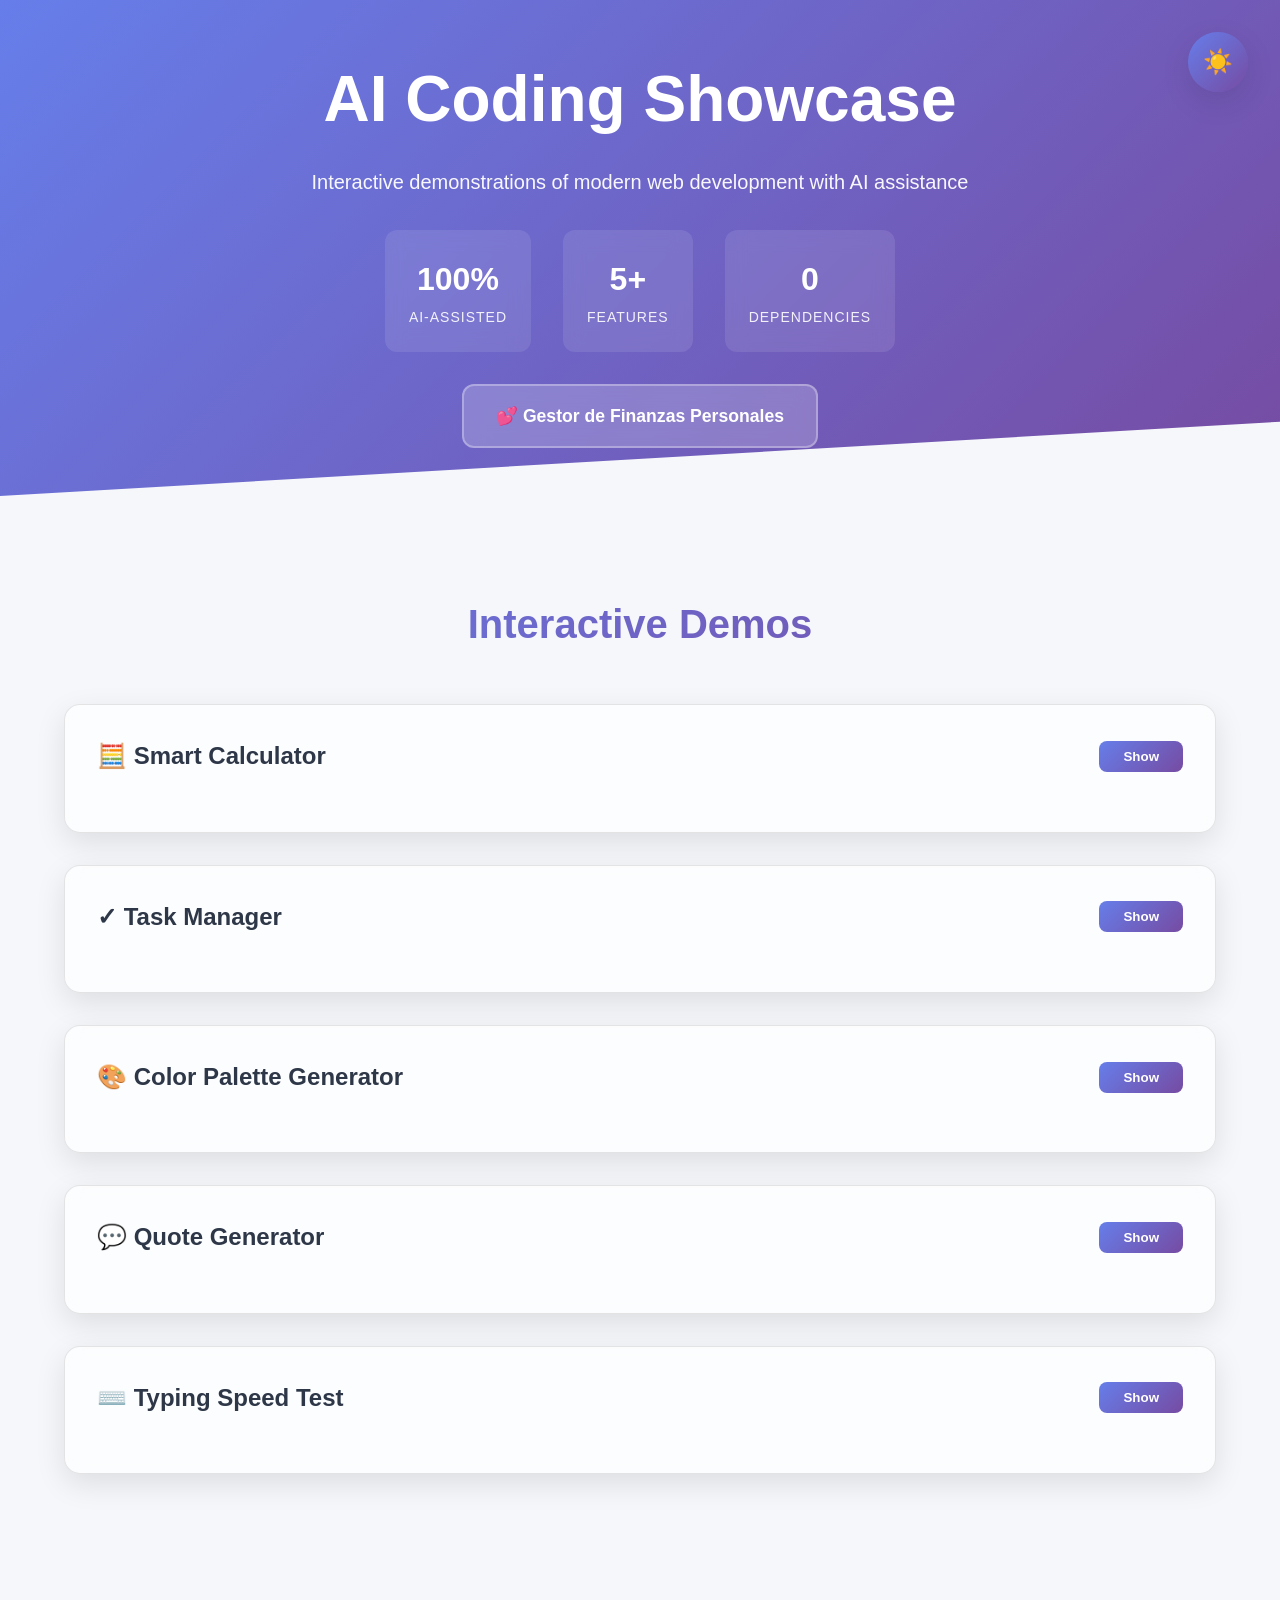
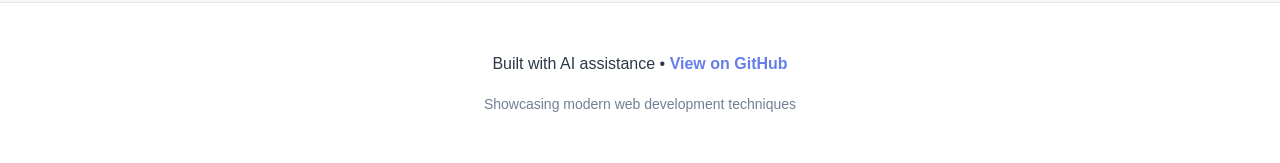
<file: index.html>
<!DOCTYPE html>
<html lang="en">
<head>
    <meta charset="UTF-8">
    <meta name="viewport" content="width=device-width, initial-scale=1.0">
    <meta name="description" content="AI Coding Showcase - Interactive demonstrations of AI-assisted development">
    <title>AI Coding Showcase</title>
    <link rel="stylesheet" href="styles.css">
</head>
<body>
    <!-- Theme Toggle -->
    <button id="theme-toggle" class="theme-toggle" aria-label="Toggle dark mode">
        <span class="sun-icon">☀️</span>
        <span class="moon-icon">🌙</span>
    </button>

    <!-- Hero Section -->
    <section class="hero">
        <div class="container">
            <h1 class="hero-title">AI Coding Showcase</h1>
            <p class="hero-subtitle">Interactive demonstrations of modern web development with AI assistance</p>
            <div class="hero-stats">
                <div class="stat">
                    <span class="stat-value">100%</span>
                    <span class="stat-label">AI-Assisted</span>
                </div>
                <div class="stat">
                    <span class="stat-value">5+</span>
                    <span class="stat-label">Features</span>
                </div>
                <div class="stat">
                    <span class="stat-value">0</span>
                    <span class="stat-label">Dependencies</span>
                </div>
            </div>
            <div style="margin-top: 2rem;">
                <a href="finance.html" class="hero-cta-button" style="display: inline-block; padding: 1rem 2rem; background: rgba(255, 255, 255, 0.2); color: white; text-decoration: none; border-radius: 12px; font-weight: 600; font-size: 1.1rem; backdrop-filter: blur(10px); border: 2px solid rgba(255, 255, 255, 0.3); transition: all 0.3s ease;">
                    💕 Gestor de Finanzas Personales
                </a>
            </div>
        </div>
    </section>

    <!-- Features Section -->
    <section class="features">
        <div class="container">
            <h2 class="section-title">Interactive Demos</h2>

            <!-- Calculator -->
            <div class="feature-card">
                <div class="feature-header">
                    <h3>🧮 Smart Calculator</h3>
                    <button class="feature-toggle" data-target="calculator">Show</button>
                </div>
                <div id="calculator" class="feature-content">
                    <div class="calculator">
                        <div class="calculator-display" id="calc-display">0</div>
                        <div class="calculator-buttons">
                            <button class="calc-btn calc-btn-clear" data-action="clear">C</button>
                            <button class="calc-btn calc-btn-operator" data-action="delete">←</button>
                            <button class="calc-btn calc-btn-operator" data-value="%">%</button>
                            <button class="calc-btn calc-btn-operator" data-value="/">÷</button>

                            <button class="calc-btn" data-value="7">7</button>
                            <button class="calc-btn" data-value="8">8</button>
                            <button class="calc-btn" data-value="9">9</button>
                            <button class="calc-btn calc-btn-operator" data-value="*">×</button>

                            <button class="calc-btn" data-value="4">4</button>
                            <button class="calc-btn" data-value="5">5</button>
                            <button class="calc-btn" data-value="6">6</button>
                            <button class="calc-btn calc-btn-operator" data-value="-">−</button>

                            <button class="calc-btn" data-value="1">1</button>
                            <button class="calc-btn" data-value="2">2</button>
                            <button class="calc-btn" data-value="3">3</button>
                            <button class="calc-btn calc-btn-operator" data-value="+">+</button>

                            <button class="calc-btn calc-btn-zero" data-value="0">0</button>
                            <button class="calc-btn" data-value=".">.</button>
                            <button class="calc-btn calc-btn-equals" data-action="equals">=</button>
                        </div>
                    </div>
                </div>
            </div>

            <!-- Todo List -->
            <div class="feature-card">
                <div class="feature-header">
                    <h3>✓ Task Manager</h3>
                    <button class="feature-toggle" data-target="todo">Show</button>
                </div>
                <div id="todo" class="feature-content">
                    <div class="todo-app">
                        <div class="todo-input-container">
                            <input type="text" id="todo-input" placeholder="Add a new task..." class="todo-input">
                            <button id="add-todo" class="btn-primary">Add</button>
                        </div>
                        <div class="todo-filters">
                            <button class="filter-btn active" data-filter="all">All</button>
                            <button class="filter-btn" data-filter="active">Active</button>
                            <button class="filter-btn" data-filter="completed">Completed</button>
                        </div>
                        <ul id="todo-list" class="todo-list"></ul>
                        <div class="todo-stats">
                            <span id="todo-count">0 tasks</span>
                            <button id="clear-completed" class="btn-text">Clear completed</button>
                        </div>
                    </div>
                </div>
            </div>

            <!-- Color Palette Generator -->
            <div class="feature-card">
                <div class="feature-header">
                    <h3>🎨 Color Palette Generator</h3>
                    <button class="feature-toggle" data-target="colors">Show</button>
                </div>
                <div id="colors" class="feature-content">
                    <div class="color-generator">
                        <button id="generate-palette" class="btn-primary">Generate New Palette</button>
                        <div id="color-palette" class="color-palette"></div>
                    </div>
                </div>
            </div>

            <!-- API Demo - Random Quote Generator -->
            <div class="feature-card">
                <div class="feature-header">
                    <h3>💬 Quote Generator</h3>
                    <button class="feature-toggle" data-target="quotes">Show</button>
                </div>
                <div id="quotes" class="feature-content">
                    <div class="quote-generator">
                        <div class="quote-display">
                            <blockquote id="quote-text">Click the button to generate an inspiring quote!</blockquote>
                            <cite id="quote-author"></cite>
                        </div>
                        <button id="generate-quote" class="btn-primary">New Quote</button>
                    </div>
                </div>
            </div>

            <!-- Typing Speed Test -->
            <div class="feature-card">
                <div class="feature-header">
                    <h3>⌨️ Typing Speed Test</h3>
                    <button class="feature-toggle" data-target="typing">Show</button>
                </div>
                <div id="typing" class="feature-content">
                    <div class="typing-test">
                        <div class="typing-stats">
                            <div class="stat-item">
                                <span class="stat-label">WPM</span>
                                <span class="stat-value" id="wpm">0</span>
                            </div>
                            <div class="stat-item">
                                <span class="stat-label">Accuracy</span>
                                <span class="stat-value" id="accuracy">100%</span>
                            </div>
                            <div class="stat-item">
                                <span class="stat-label">Time</span>
                                <span class="stat-value" id="timer">60s</span>
                            </div>
                        </div>
                        <div id="typing-text" class="typing-text"></div>
                        <textarea id="typing-input" class="typing-input" placeholder="Click here and start typing..." disabled></textarea>
                        <button id="start-typing" class="btn-primary">Start Test</button>
                    </div>
                </div>
            </div>
        </div>
    </section>

    <!-- Footer -->
    <footer class="footer">
        <div class="container">
            <p>Built with AI assistance • <a href="https://github.com/svaldess/ai-coding-showcase" target="_blank">View on GitHub</a></p>
            <p class="footer-note">Showcasing modern web development techniques</p>
        </div>
    </footer>

    <script src="script.js"></script>
</body>
</html>
</file>
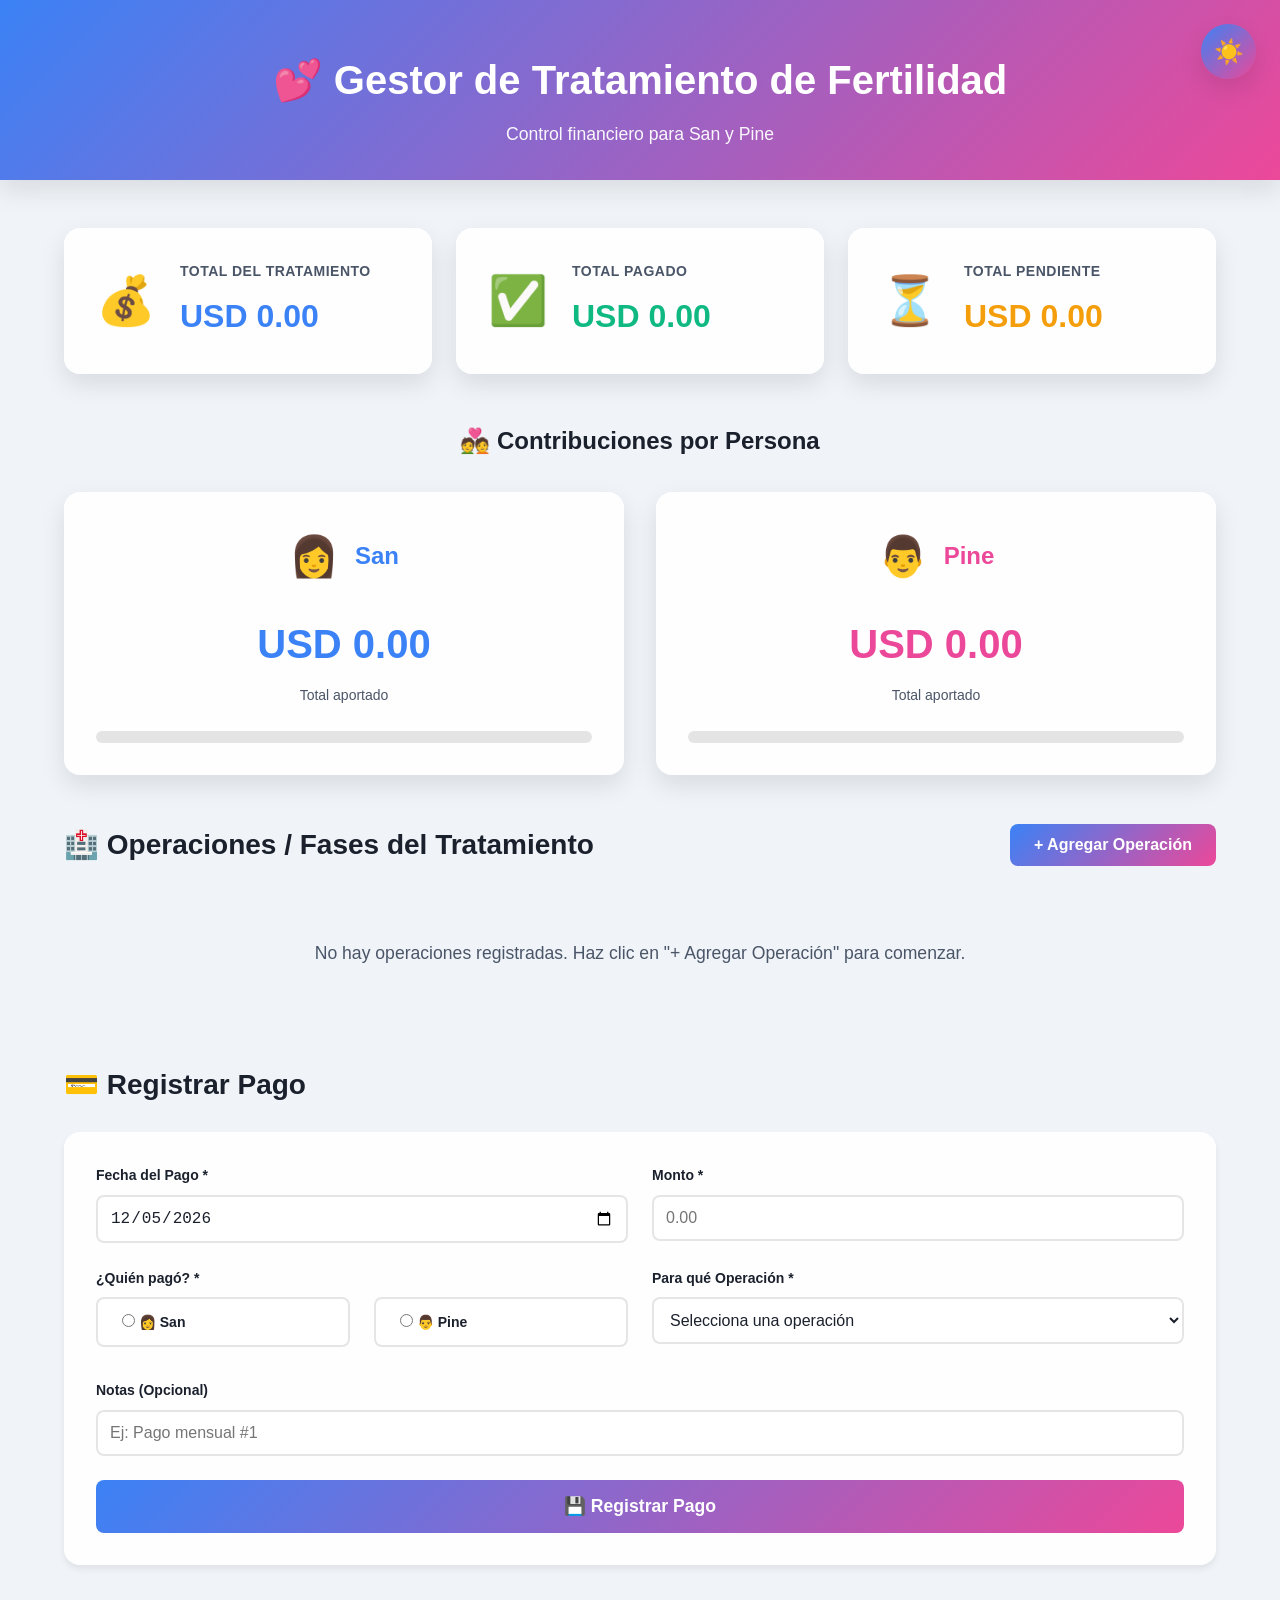
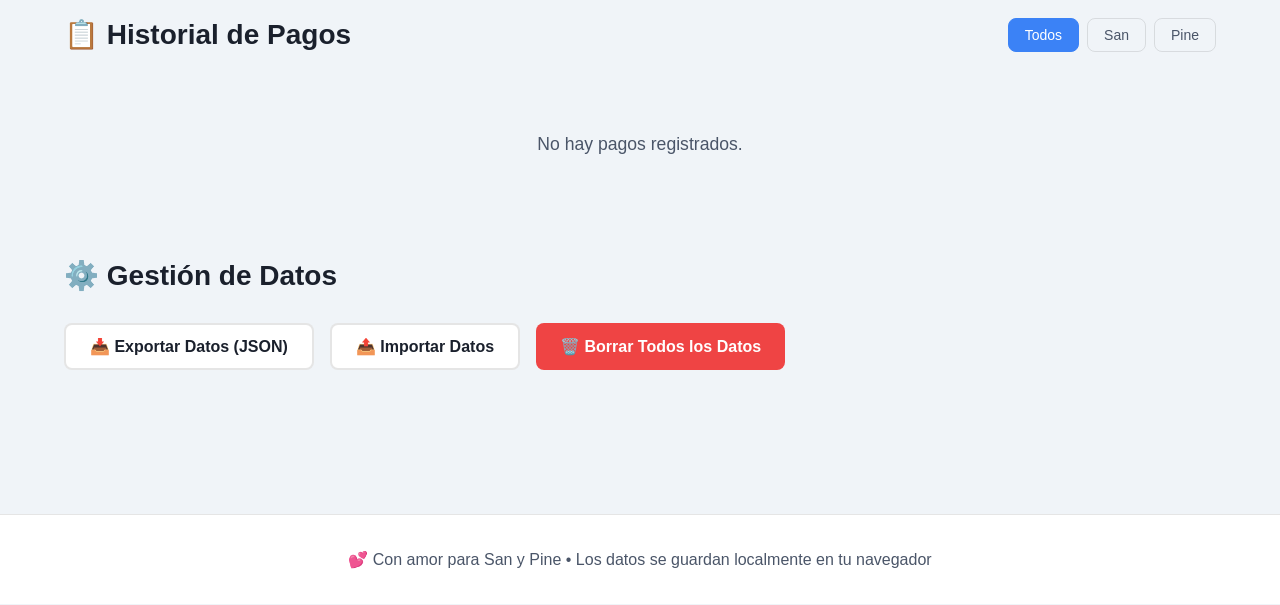
<file: finance.html>
<!DOCTYPE html>
<html lang="es">
<head>
    <meta charset="UTF-8">
    <meta name="viewport" content="width=device-width, initial-scale=1.0">
    <title>Gestor de Tratamiento de Fertilidad - Finanzas</title>
    <link rel="stylesheet" href="finance-styles.css">
</head>
<body>
    <!-- Theme Toggle -->
    <button id="theme-toggle" class="theme-toggle" aria-label="Cambiar tema">
        <span class="sun-icon">☀️</span>
        <span class="moon-icon">🌙</span>
    </button>

    <!-- Header -->
    <header class="header">
        <div class="container">
            <h1>💕 Gestor de Tratamiento de Fertilidad</h1>
            <p class="subtitle">Control financiero para San y Pine</p>
        </div>
    </header>

    <!-- Main Container -->
    <div class="container main-content">

        <!-- Summary Cards -->
        <section class="summary-section">
            <div class="summary-card total-card">
                <div class="card-icon">💰</div>
                <div class="card-content">
                    <h3>Total del Tratamiento</h3>
                    <p class="amount" id="total-treatment">$0</p>
                </div>
            </div>

            <div class="summary-card paid-card">
                <div class="card-icon">✅</div>
                <div class="card-content">
                    <h3>Total Pagado</h3>
                    <p class="amount" id="total-paid">$0</p>
                </div>
            </div>

            <div class="summary-card pending-card">
                <div class="card-icon">⏳</div>
                <div class="card-content">
                    <h3>Total Pendiente</h3>
                    <p class="amount" id="total-pending">$0</p>
                </div>
            </div>
        </section>

        <!-- Person Contributions -->
        <section class="contributions-section">
            <h2>💑 Contribuciones por Persona</h2>
            <div class="contributions-grid">
                <div class="contribution-card san-card">
                    <div class="person-header">
                        <span class="person-icon">👩</span>
                        <h3>San</h3>
                    </div>
                    <p class="contribution-amount" id="san-contribution">$0</p>
                    <p class="contribution-label">Total aportado</p>
                    <div class="progress-bar">
                        <div class="progress-fill san-progress" id="san-progress"></div>
                    </div>
                </div>

                <div class="contribution-card pine-card">
                    <div class="person-header">
                        <span class="person-icon">👨</span>
                        <h3>Pine</h3>
                    </div>
                    <p class="contribution-amount" id="pine-contribution">$0</p>
                    <p class="contribution-label">Total aportado</p>
                    <div class="progress-bar">
                        <div class="progress-fill pine-progress" id="pine-progress"></div>
                    </div>
                </div>
            </div>
        </section>

        <!-- Operations Management -->
        <section class="operations-section">
            <div class="section-header">
                <h2>🏥 Operaciones / Fases del Tratamiento</h2>
                <button id="add-operation-btn" class="btn-primary">+ Agregar Operación</button>
            </div>

            <!-- Add Operation Form (Hidden by default) -->
            <div id="operation-form" class="form-card hidden">
                <h3>Nueva Operación</h3>
                <form id="new-operation-form">
                    <div class="form-group">
                        <label>Nombre de la Operación *</label>
                        <input type="text" id="op-name" placeholder="Ej: Extracción de Óvulos 1" required>
                    </div>

                    <div class="form-row">
                        <div class="form-group">
                            <label>Costo de Medicamentos</label>
                            <input type="number" id="op-meds" placeholder="0" min="0" step="0.01">
                        </div>

                        <div class="form-group">
                            <label>Costo de Operación</label>
                            <input type="number" id="op-procedure" placeholder="0" min="0" step="0.01">
                        </div>
                    </div>

                    <div class="form-group">
                        <label>Costo Total</label>
                        <input type="number" id="op-total" placeholder="Calculado automáticamente" readonly>
                    </div>

                    <div class="form-actions">
                        <button type="submit" class="btn-primary">Guardar Operación</button>
                        <button type="button" id="cancel-operation" class="btn-secondary">Cancelar</button>
                    </div>
                </form>
            </div>

            <!-- Operations List -->
            <div id="operations-list" class="operations-list"></div>
        </section>

        <!-- Payments Management -->
        <section class="payments-section">
            <div class="section-header">
                <h2>💳 Registrar Pago</h2>
            </div>

            <div class="form-card">
                <form id="payment-form">
                    <div class="form-row">
                        <div class="form-group">
                            <label>Fecha del Pago *</label>
                            <input type="date" id="payment-date" required>
                        </div>

                        <div class="form-group">
                            <label>Monto *</label>
                            <input type="number" id="payment-amount" placeholder="0.00" min="0" step="0.01" required>
                        </div>
                    </div>

                    <div class="form-row">
                        <div class="form-group">
                            <label>¿Quién pagó? *</label>
                            <div class="radio-group">
                                <label class="radio-label">
                                    <input type="radio" name="payer" value="San" required>
                                    <span>👩 San</span>
                                </label>
                                <label class="radio-label">
                                    <input type="radio" name="payer" value="Pine" required>
                                    <span>👨 Pine</span>
                                </label>
                            </div>
                        </div>

                        <div class="form-group">
                            <label>Para qué Operación *</label>
                            <select id="payment-operation" required>
                                <option value="">Selecciona una operación</option>
                            </select>
                        </div>
                    </div>

                    <div class="form-group">
                        <label>Notas (Opcional)</label>
                        <input type="text" id="payment-notes" placeholder="Ej: Pago mensual #1">
                    </div>

                    <button type="submit" class="btn-primary btn-large">💾 Registrar Pago</button>
                </form>
            </div>
        </section>

        <!-- Payment History -->
        <section class="history-section">
            <div class="section-header">
                <h2>📋 Historial de Pagos</h2>
                <div class="history-filters">
                    <button class="filter-btn active" data-filter="all">Todos</button>
                    <button class="filter-btn" data-filter="San">San</button>
                    <button class="filter-btn" data-filter="Pine">Pine</button>
                </div>
            </div>

            <div id="payments-list" class="payments-list"></div>
        </section>

        <!-- Data Management -->
        <section class="data-section">
            <div class="section-header">
                <h2>⚙️ Gestión de Datos</h2>
            </div>

            <div class="data-actions">
                <button id="export-data" class="btn-secondary">📥 Exportar Datos (JSON)</button>
                <button id="import-data" class="btn-secondary">📤 Importar Datos</button>
                <button id="clear-all-data" class="btn-danger">🗑️ Borrar Todos los Datos</button>
            </div>
            <input type="file" id="import-file" accept=".json" style="display: none;">
        </section>
    </div>

    <!-- Footer -->
    <footer class="footer">
        <p>💕 Con amor para San y Pine • Los datos se guardan localmente en tu navegador</p>
    </footer>

    <script src="finance-script.js"></script>
</body>
</html>
</file>
<file: styles.css>
/* ===== CSS Variables ===== */
:root {
    /* Light Mode Colors */
    --bg-primary: #f5f7fa;
    --bg-secondary: #ffffff;
    --bg-card: rgba(255, 255, 255, 0.7);
    --text-primary: #2d3748;
    --text-secondary: #718096;
    --accent-primary: #667eea;
    --accent-secondary: #764ba2;
    --accent-gradient: linear-gradient(135deg, #667eea 0%, #764ba2 100%);
    --border-color: rgba(0, 0, 0, 0.1);
    --shadow: 0 10px 30px rgba(0, 0, 0, 0.1);
    --shadow-lg: 0 20px 60px rgba(0, 0, 0, 0.15);

    /* Spacing */
    --spacing-xs: 0.5rem;
    --spacing-sm: 1rem;
    --spacing-md: 1.5rem;
    --spacing-lg: 2rem;
    --spacing-xl: 3rem;

    /* Border Radius */
    --radius-sm: 8px;
    --radius-md: 12px;
    --radius-lg: 16px;
    --radius-xl: 24px;
}

/* Dark Mode Colors */
[data-theme="dark"] {
    --bg-primary: #1a202c;
    --bg-secondary: #2d3748;
    --bg-card: rgba(45, 55, 72, 0.7);
    --text-primary: #f7fafc;
    --text-secondary: #cbd5e0;
    --border-color: rgba(255, 255, 255, 0.1);
    --shadow: 0 10px 30px rgba(0, 0, 0, 0.3);
    --shadow-lg: 0 20px 60px rgba(0, 0, 0, 0.4);
}

/* ===== Reset & Base Styles ===== */
* {
    margin: 0;
    padding: 0;
    box-sizing: border-box;
}

body {
    font-family: -apple-system, BlinkMacSystemFont, 'Segoe UI', Roboto, 'Helvetica Neue', Arial, sans-serif;
    background: var(--bg-primary);
    color: var(--text-primary);
    line-height: 1.6;
    transition: background 0.3s ease, color 0.3s ease;
    min-height: 100vh;
}

/* ===== Theme Toggle ===== */
.theme-toggle {
    position: fixed;
    top: 2rem;
    right: 2rem;
    width: 60px;
    height: 60px;
    border-radius: 50%;
    border: none;
    background: var(--accent-gradient);
    color: white;
    font-size: 1.5rem;
    cursor: pointer;
    box-shadow: var(--shadow);
    z-index: 1000;
    transition: transform 0.3s ease, box-shadow 0.3s ease;
    display: flex;
    align-items: center;
    justify-content: center;
}

.theme-toggle:hover {
    transform: scale(1.1);
    box-shadow: var(--shadow-lg);
}

.theme-toggle .moon-icon {
    display: none;
}

[data-theme="dark"] .theme-toggle .sun-icon {
    display: none;
}

[data-theme="dark"] .theme-toggle .moon-icon {
    display: inline;
}

/* ===== Container ===== */
.container {
    max-width: 1200px;
    margin: 0 auto;
    padding: 0 var(--spacing-md);
}

/* ===== Hero Section ===== */
.hero {
    padding: var(--spacing-xl) 0;
    text-align: center;
    background: var(--accent-gradient);
    color: white;
    clip-path: polygon(0 0, 100% 0, 100% 85%, 0 100%);
    margin-bottom: var(--spacing-xl);
}

.hero-title {
    font-size: clamp(2.5rem, 5vw, 4rem);
    font-weight: 800;
    margin-bottom: var(--spacing-sm);
    animation: fadeInUp 0.8s ease;
}

.hero-subtitle {
    font-size: clamp(1rem, 2vw, 1.25rem);
    opacity: 0.95;
    margin-bottom: var(--spacing-lg);
    animation: fadeInUp 0.8s ease 0.2s backwards;
}

.hero-stats {
    display: flex;
    justify-content: center;
    gap: var(--spacing-lg);
    flex-wrap: wrap;
    animation: fadeInUp 0.8s ease 0.4s backwards;
}

.stat {
    display: flex;
    flex-direction: column;
    align-items: center;
    padding: var(--spacing-md);
    background: rgba(255, 255, 255, 0.1);
    backdrop-filter: blur(10px);
    border-radius: var(--radius-md);
    min-width: 120px;
}

.stat-value {
    font-size: 2rem;
    font-weight: 700;
}

.stat-label {
    font-size: 0.875rem;
    opacity: 0.9;
    text-transform: uppercase;
    letter-spacing: 1px;
}

/* ===== Features Section ===== */
.features {
    padding: var(--spacing-xl) 0;
}

.section-title {
    font-size: 2.5rem;
    text-align: center;
    margin-bottom: var(--spacing-xl);
    background: var(--accent-gradient);
    -webkit-background-clip: text;
    -webkit-text-fill-color: transparent;
    background-clip: text;
}

/* ===== Feature Cards ===== */
.feature-card {
    background: var(--bg-card);
    backdrop-filter: blur(10px);
    border: 1px solid var(--border-color);
    border-radius: var(--radius-lg);
    padding: var(--spacing-lg);
    margin-bottom: var(--spacing-lg);
    box-shadow: var(--shadow);
    transition: transform 0.3s ease, box-shadow 0.3s ease;
    animation: fadeInUp 0.6s ease;
}

.feature-card:hover {
    transform: translateY(-5px);
    box-shadow: var(--shadow-lg);
}

.feature-header {
    display: flex;
    justify-content: space-between;
    align-items: center;
    margin-bottom: var(--spacing-md);
}

.feature-header h3 {
    font-size: 1.5rem;
    color: var(--text-primary);
}

.feature-toggle {
    padding: 0.5rem 1.5rem;
    background: var(--accent-gradient);
    color: white;
    border: none;
    border-radius: var(--radius-sm);
    cursor: pointer;
    font-weight: 600;
    transition: transform 0.2s ease;
}

.feature-toggle:hover {
    transform: scale(1.05);
}

.feature-content {
    display: none;
    animation: slideDown 0.3s ease;
}

.feature-content.active {
    display: block;
}

/* ===== Calculator ===== */
.calculator {
    max-width: 400px;
    margin: 0 auto;
}

.calculator-display {
    background: var(--bg-secondary);
    padding: var(--spacing-lg);
    border-radius: var(--radius-md);
    text-align: right;
    font-size: 2.5rem;
    font-weight: 300;
    margin-bottom: var(--spacing-md);
    border: 1px solid var(--border-color);
    min-height: 80px;
    display: flex;
    align-items: center;
    justify-content: flex-end;
    word-wrap: break-word;
    word-break: break-all;
}

.calculator-buttons {
    display: grid;
    grid-template-columns: repeat(4, 1fr);
    gap: var(--spacing-sm);
}

.calc-btn {
    padding: var(--spacing-md);
    font-size: 1.25rem;
    border: 1px solid var(--border-color);
    background: var(--bg-secondary);
    color: var(--text-primary);
    border-radius: var(--radius-sm);
    cursor: pointer;
    transition: all 0.2s ease;
    font-weight: 500;
}

.calc-btn:hover {
    background: var(--accent-primary);
    color: white;
    transform: scale(1.05);
}

.calc-btn:active {
    transform: scale(0.95);
}

.calc-btn-operator {
    background: var(--accent-primary);
    color: white;
}

.calc-btn-equals {
    background: var(--accent-secondary);
    color: white;
}

.calc-btn-clear {
    background: #ef4444;
    color: white;
}

.calc-btn-zero {
    grid-column: span 2;
}

/* ===== Todo App ===== */
.todo-app {
    max-width: 600px;
    margin: 0 auto;
}

.todo-input-container {
    display: flex;
    gap: var(--spacing-sm);
    margin-bottom: var(--spacing-md);
}

.todo-input {
    flex: 1;
    padding: var(--spacing-sm) var(--spacing-md);
    border: 2px solid var(--border-color);
    border-radius: var(--radius-sm);
    background: var(--bg-secondary);
    color: var(--text-primary);
    font-size: 1rem;
    transition: border-color 0.3s ease;
}

.todo-input:focus {
    outline: none;
    border-color: var(--accent-primary);
}

.btn-primary {
    padding: var(--spacing-sm) var(--spacing-lg);
    background: var(--accent-gradient);
    color: white;
    border: none;
    border-radius: var(--radius-sm);
    font-weight: 600;
    cursor: pointer;
    transition: transform 0.2s ease;
}

.btn-primary:hover {
    transform: scale(1.05);
}

.todo-filters {
    display: flex;
    gap: var(--spacing-sm);
    margin-bottom: var(--spacing-md);
    justify-content: center;
}

.filter-btn {
    padding: 0.5rem 1rem;
    background: transparent;
    color: var(--text-secondary);
    border: 1px solid var(--border-color);
    border-radius: var(--radius-sm);
    cursor: pointer;
    transition: all 0.3s ease;
}

.filter-btn:hover,
.filter-btn.active {
    background: var(--accent-primary);
    color: white;
    border-color: var(--accent-primary);
}

.todo-list {
    list-style: none;
    margin-bottom: var(--spacing-md);
}

.todo-item {
    display: flex;
    align-items: center;
    gap: var(--spacing-sm);
    padding: var(--spacing-md);
    background: var(--bg-secondary);
    border: 1px solid var(--border-color);
    border-radius: var(--radius-sm);
    margin-bottom: var(--spacing-sm);
    animation: slideIn 0.3s ease;
}

.todo-item.completed .todo-text {
    text-decoration: line-through;
    opacity: 0.6;
}

.todo-checkbox {
    width: 20px;
    height: 20px;
    cursor: pointer;
}

.todo-text {
    flex: 1;
    color: var(--text-primary);
}

.todo-delete {
    padding: 0.25rem 0.75rem;
    background: #ef4444;
    color: white;
    border: none;
    border-radius: var(--radius-sm);
    cursor: pointer;
    font-size: 0.875rem;
    transition: transform 0.2s ease;
}

.todo-delete:hover {
    transform: scale(1.1);
}

.todo-stats {
    display: flex;
    justify-content: space-between;
    align-items: center;
    padding-top: var(--spacing-md);
    border-top: 1px solid var(--border-color);
    color: var(--text-secondary);
}

.btn-text {
    background: none;
    border: none;
    color: var(--accent-primary);
    cursor: pointer;
    text-decoration: underline;
}

.btn-text:hover {
    color: var(--accent-secondary);
}

/* ===== Color Palette Generator ===== */
.color-generator {
    text-align: center;
}

.color-palette {
    display: grid;
    grid-template-columns: repeat(auto-fit, minmax(150px, 1fr));
    gap: var(--spacing-md);
    margin-top: var(--spacing-lg);
}

.color-item {
    aspect-ratio: 1;
    border-radius: var(--radius-md);
    display: flex;
    flex-direction: column;
    align-items: center;
    justify-content: center;
    cursor: pointer;
    transition: transform 0.3s ease;
    position: relative;
    overflow: hidden;
}

.color-item:hover {
    transform: scale(1.05);
}

.color-code {
    background: rgba(0, 0, 0, 0.6);
    color: white;
    padding: 0.5rem 1rem;
    border-radius: var(--radius-sm);
    font-family: monospace;
    font-weight: 600;
}

.color-copied {
    position: absolute;
    top: 50%;
    left: 50%;
    transform: translate(-50%, -50%);
    background: rgba(0, 0, 0, 0.8);
    color: white;
    padding: 0.5rem 1rem;
    border-radius: var(--radius-sm);
    animation: fadeOut 1s ease;
}

/* ===== Quote Generator ===== */
.quote-generator {
    max-width: 700px;
    margin: 0 auto;
    text-align: center;
}

.quote-display {
    background: var(--bg-secondary);
    padding: var(--spacing-lg);
    border-radius: var(--radius-md);
    border-left: 4px solid var(--accent-primary);
    margin-bottom: var(--spacing-lg);
}

#quote-text {
    font-size: 1.25rem;
    font-style: italic;
    color: var(--text-primary);
    margin-bottom: var(--spacing-md);
    line-height: 1.8;
}

#quote-author {
    display: block;
    color: var(--text-secondary);
    font-weight: 600;
}

/* ===== Typing Test ===== */
.typing-test {
    max-width: 800px;
    margin: 0 auto;
}

.typing-stats {
    display: grid;
    grid-template-columns: repeat(auto-fit, minmax(150px, 1fr));
    gap: var(--spacing-md);
    margin-bottom: var(--spacing-lg);
}

.stat-item {
    background: var(--bg-secondary);
    padding: var(--spacing-md);
    border-radius: var(--radius-md);
    text-align: center;
    border: 1px solid var(--border-color);
}

.stat-item .stat-label {
    display: block;
    font-size: 0.875rem;
    color: var(--text-secondary);
    margin-bottom: 0.25rem;
}

.stat-item .stat-value {
    display: block;
    font-size: 2rem;
    font-weight: 700;
    background: var(--accent-gradient);
    -webkit-background-clip: text;
    -webkit-text-fill-color: transparent;
    background-clip: text;
}

.typing-text {
    background: var(--bg-secondary);
    padding: var(--spacing-lg);
    border-radius: var(--radius-md);
    font-size: 1.25rem;
    line-height: 2;
    margin-bottom: var(--spacing-md);
    border: 1px solid var(--border-color);
    user-select: none;
}

.typing-text .correct {
    color: #10b981;
}

.typing-text .incorrect {
    color: #ef4444;
    background: rgba(239, 68, 68, 0.1);
}

.typing-text .current {
    background: var(--accent-primary);
    color: white;
}

.typing-input {
    width: 100%;
    padding: var(--spacing-md);
    border: 2px solid var(--border-color);
    border-radius: var(--radius-sm);
    background: var(--bg-secondary);
    color: var(--text-primary);
    font-size: 1rem;
    font-family: inherit;
    resize: vertical;
    min-height: 100px;
    margin-bottom: var(--spacing-md);
}

.typing-input:focus {
    outline: none;
    border-color: var(--accent-primary);
}

.typing-input:disabled {
    opacity: 0.5;
    cursor: not-allowed;
}

/* ===== Footer ===== */
.footer {
    background: var(--bg-secondary);
    padding: var(--spacing-xl) 0;
    text-align: center;
    margin-top: var(--spacing-xl);
    border-top: 1px solid var(--border-color);
}

.footer a {
    color: var(--accent-primary);
    text-decoration: none;
    font-weight: 600;
}

.footer a:hover {
    text-decoration: underline;
}

.footer-note {
    margin-top: var(--spacing-sm);
    color: var(--text-secondary);
    font-size: 0.875rem;
}

/* ===== Animations ===== */
@keyframes fadeInUp {
    from {
        opacity: 0;
        transform: translateY(30px);
    }
    to {
        opacity: 1;
        transform: translateY(0);
    }
}

@keyframes slideDown {
    from {
        opacity: 0;
        max-height: 0;
    }
    to {
        opacity: 1;
        max-height: 2000px;
    }
}

@keyframes slideIn {
    from {
        opacity: 0;
        transform: translateX(-20px);
    }
    to {
        opacity: 1;
        transform: translateX(0);
    }
}

@keyframes fadeOut {
    from {
        opacity: 1;
    }
    to {
        opacity: 0;
    }
}

/* ===== Responsive Design ===== */
@media (max-width: 768px) {
    .theme-toggle {
        top: 1rem;
        right: 1rem;
        width: 50px;
        height: 50px;
        font-size: 1.25rem;
    }

    .hero {
        padding: var(--spacing-lg) 0;
    }

    .hero-stats {
        flex-direction: column;
        align-items: stretch;
    }

    .stat {
        width: 100%;
    }

    .calculator-buttons {
        gap: 0.5rem;
    }

    .calc-btn {
        padding: var(--spacing-sm);
        font-size: 1rem;
    }

    .feature-header {
        flex-direction: column;
        align-items: flex-start;
        gap: var(--spacing-sm);
    }

    .feature-toggle {
        width: 100%;
    }
}

@media (max-width: 480px) {
    .hero-title {
        font-size: 2rem;
    }

    .section-title {
        font-size: 1.75rem;
    }

    .calculator-display {
        font-size: 1.75rem;
    }

    .color-palette {
        grid-template-columns: repeat(2, 1fr);
    }
}
</file>
<file: finance-styles.css>
/* ===== CSS Variables ===== */
:root {
    /* Light Mode Colors */
    --bg-primary: #f0f4f8;
    --bg-secondary: #ffffff;
    --bg-card: rgba(255, 255, 255, 0.9);
    --text-primary: #1a202c;
    --text-secondary: #4a5568;
    --accent-san: #3b82f6;
    --accent-pine: #ec4899;
    --accent-green: #10b981;
    --accent-orange: #f59e0b;
    --accent-red: #ef4444;
    --border-color: rgba(0, 0, 0, 0.1);
    --shadow: 0 4px 6px rgba(0, 0, 0, 0.07);
    --shadow-lg: 0 10px 25px rgba(0, 0, 0, 0.1);

    /* Spacing */
    --spacing-xs: 0.5rem;
    --spacing-sm: 1rem;
    --spacing-md: 1.5rem;
    --spacing-lg: 2rem;
    --spacing-xl: 3rem;

    /* Border Radius */
    --radius-sm: 8px;
    --radius-md: 12px;
    --radius-lg: 16px;
}

/* Dark Mode Colors */
[data-theme="dark"] {
    --bg-primary: #1a202c;
    --bg-secondary: #2d3748;
    --bg-card: rgba(45, 55, 72, 0.9);
    --text-primary: #f7fafc;
    --text-secondary: #cbd5e0;
    --border-color: rgba(255, 255, 255, 0.1);
    --shadow: 0 4px 6px rgba(0, 0, 0, 0.3);
    --shadow-lg: 0 10px 25px rgba(0, 0, 0, 0.4);
}

/* ===== Reset & Base ===== */
* {
    margin: 0;
    padding: 0;
    box-sizing: border-box;
}

body {
    font-family: -apple-system, BlinkMacSystemFont, 'Segoe UI', Roboto, 'Helvetica Neue', Arial, sans-serif;
    background: var(--bg-primary);
    color: var(--text-primary);
    line-height: 1.6;
    transition: background 0.3s ease, color 0.3s ease;
    min-height: 100vh;
}

.container {
    max-width: 1200px;
    margin: 0 auto;
    padding: 0 var(--spacing-md);
}

/* ===== Theme Toggle ===== */
.theme-toggle {
    position: fixed;
    top: 1.5rem;
    right: 1.5rem;
    width: 55px;
    height: 55px;
    border-radius: 50%;
    border: none;
    background: linear-gradient(135deg, var(--accent-san) 0%, var(--accent-pine) 100%);
    color: white;
    font-size: 1.5rem;
    cursor: pointer;
    box-shadow: var(--shadow-lg);
    z-index: 1000;
    transition: transform 0.3s ease;
    display: flex;
    align-items: center;
    justify-content: center;
}

.theme-toggle:hover {
    transform: scale(1.1);
}

.theme-toggle .moon-icon {
    display: none;
}

[data-theme="dark"] .theme-toggle .sun-icon {
    display: none;
}

[data-theme="dark"] .theme-toggle .moon-icon {
    display: inline;
}

/* ===== Header ===== */
.header {
    background: linear-gradient(135deg, var(--accent-san) 0%, var(--accent-pine) 100%);
    color: white;
    padding: var(--spacing-xl) 0 var(--spacing-lg);
    text-align: center;
    margin-bottom: var(--spacing-xl);
    box-shadow: var(--shadow-lg);
}

.header h1 {
    font-size: clamp(2rem, 4vw, 2.5rem);
    font-weight: 800;
    margin-bottom: var(--spacing-xs);
}

.subtitle {
    font-size: 1.1rem;
    opacity: 0.95;
}

/* ===== Main Content ===== */
.main-content {
    padding-bottom: var(--spacing-xl);
}

section {
    margin-bottom: var(--spacing-xl);
}

.section-header {
    display: flex;
    justify-content: space-between;
    align-items: center;
    margin-bottom: var(--spacing-md);
    flex-wrap: wrap;
    gap: var(--spacing-sm);
}

.section-header h2 {
    font-size: 1.75rem;
    color: var(--text-primary);
}

/* ===== Summary Cards ===== */
.summary-section {
    display: grid;
    grid-template-columns: repeat(auto-fit, minmax(280px, 1fr));
    gap: var(--spacing-md);
    margin-bottom: var(--spacing-xl);
}

.summary-card {
    background: var(--bg-card);
    backdrop-filter: blur(10px);
    border-radius: var(--radius-lg);
    padding: var(--spacing-lg);
    box-shadow: var(--shadow-lg);
    display: flex;
    align-items: center;
    gap: var(--spacing-md);
    transition: transform 0.3s ease;
}

.summary-card:hover {
    transform: translateY(-5px);
}

.card-icon {
    font-size: 3rem;
}

.card-content h3 {
    font-size: 0.875rem;
    font-weight: 600;
    text-transform: uppercase;
    letter-spacing: 0.5px;
    color: var(--text-secondary);
    margin-bottom: var(--spacing-xs);
}

.amount {
    font-size: 2rem;
    font-weight: 700;
    margin: 0;
}

.total-card .amount {
    color: var(--accent-san);
}

.paid-card .amount {
    color: var(--accent-green);
}

.pending-card .amount {
    color: var(--accent-orange);
}

/* ===== Contributions ===== */
.contributions-section h2 {
    text-align: center;
    margin-bottom: var(--spacing-lg);
}

.contributions-grid {
    display: grid;
    grid-template-columns: repeat(auto-fit, minmax(300px, 1fr));
    gap: var(--spacing-lg);
}

.contribution-card {
    background: var(--bg-card);
    backdrop-filter: blur(10px);
    border-radius: var(--radius-lg);
    padding: var(--spacing-lg);
    box-shadow: var(--shadow-lg);
    text-align: center;
    transition: transform 0.3s ease;
}

.contribution-card:hover {
    transform: translateY(-5px);
}

.person-header {
    display: flex;
    align-items: center;
    justify-content: center;
    gap: var(--spacing-sm);
    margin-bottom: var(--spacing-md);
}

.person-icon {
    font-size: 2.5rem;
}

.person-header h3 {
    font-size: 1.5rem;
    font-weight: 700;
}

.san-card .person-header h3 {
    color: var(--accent-san);
}

.pine-card .person-header h3 {
    color: var(--accent-pine);
}

.contribution-amount {
    font-size: 2.5rem;
    font-weight: 800;
    margin-bottom: var(--spacing-xs);
}

.san-card .contribution-amount {
    color: var(--accent-san);
}

.pine-card .contribution-amount {
    color: var(--accent-pine);
}

.contribution-label {
    font-size: 0.875rem;
    color: var(--text-secondary);
    margin-bottom: var(--spacing-md);
}

.progress-bar {
    width: 100%;
    height: 12px;
    background: var(--border-color);
    border-radius: 6px;
    overflow: hidden;
}

.progress-fill {
    height: 100%;
    transition: width 0.3s ease;
    border-radius: 6px;
}

.san-progress {
    background: var(--accent-san);
}

.pine-progress {
    background: var(--accent-pine);
}

/* ===== Forms ===== */
.form-card {
    background: var(--bg-card);
    backdrop-filter: blur(10px);
    border-radius: var(--radius-lg);
    padding: var(--spacing-lg);
    box-shadow: var(--shadow);
    margin-bottom: var(--spacing-md);
}

.form-card.hidden {
    display: none;
}

.form-card h3 {
    margin-bottom: var(--spacing-md);
    color: var(--text-primary);
}

.form-group {
    margin-bottom: var(--spacing-md);
}

.form-row {
    display: grid;
    grid-template-columns: repeat(auto-fit, minmax(200px, 1fr));
    gap: var(--spacing-md);
}

.form-group label {
    display: block;
    margin-bottom: var(--spacing-xs);
    font-weight: 600;
    color: var(--text-primary);
    font-size: 0.875rem;
}

.form-group input,
.form-group select {
    width: 100%;
    padding: 0.75rem;
    border: 2px solid var(--border-color);
    border-radius: var(--radius-sm);
    background: var(--bg-secondary);
    color: var(--text-primary);
    font-size: 1rem;
    transition: border-color 0.3s ease;
}

.form-group input:focus,
.form-group select:focus {
    outline: none;
    border-color: var(--accent-san);
}

.form-group input[readonly] {
    background: var(--bg-primary);
    cursor: not-allowed;
}

.radio-group {
    display: flex;
    gap: var(--spacing-md);
}

.radio-label {
    display: flex;
    align-items: center;
    gap: var(--spacing-xs);
    cursor: pointer;
    padding: 0.75rem var(--spacing-md);
    border: 2px solid var(--border-color);
    border-radius: var(--radius-sm);
    background: var(--bg-secondary);
    transition: all 0.3s ease;
    flex: 1;
    justify-content: center;
}

.radio-label:hover {
    border-color: var(--accent-san);
}

.radio-label input[type="radio"] {
    width: auto;
    margin: 0;
}

.radio-label input[type="radio"]:checked + span {
    font-weight: 700;
}

.radio-label:has(input[type="radio"]:checked) {
    border-color: var(--accent-san);
    background: rgba(59, 130, 246, 0.1);
}

.form-actions {
    display: flex;
    gap: var(--spacing-sm);
    margin-top: var(--spacing-md);
}

/* ===== Buttons ===== */
.btn-primary,
.btn-secondary,
.btn-danger {
    padding: 0.75rem 1.5rem;
    border: none;
    border-radius: var(--radius-sm);
    font-weight: 600;
    font-size: 1rem;
    cursor: pointer;
    transition: all 0.3s ease;
}

.btn-primary {
    background: linear-gradient(135deg, var(--accent-san) 0%, var(--accent-pine) 100%);
    color: white;
}

.btn-primary:hover {
    transform: translateY(-2px);
    box-shadow: var(--shadow-lg);
}

.btn-large {
    width: 100%;
    padding: 1rem;
    font-size: 1.1rem;
}

.btn-secondary {
    background: var(--bg-secondary);
    color: var(--text-primary);
    border: 2px solid var(--border-color);
}

.btn-secondary:hover {
    border-color: var(--accent-san);
}

.btn-danger {
    background: var(--accent-red);
    color: white;
}

.btn-danger:hover {
    background: #dc2626;
}

/* ===== Operations List ===== */
.operations-list {
    display: grid;
    gap: var(--spacing-md);
}

.operation-card {
    background: var(--bg-card);
    backdrop-filter: blur(10px);
    border-radius: var(--radius-lg);
    padding: var(--spacing-lg);
    box-shadow: var(--shadow);
    border-left: 4px solid var(--accent-san);
}

.operation-header {
    display: flex;
    justify-content: space-between;
    align-items: flex-start;
    margin-bottom: var(--spacing-md);
    gap: var(--spacing-sm);
}

.operation-title {
    font-size: 1.25rem;
    font-weight: 700;
    color: var(--text-primary);
}

.operation-delete {
    background: var(--accent-red);
    color: white;
    border: none;
    padding: 0.5rem 1rem;
    border-radius: var(--radius-sm);
    cursor: pointer;
    font-size: 0.875rem;
}

.operation-costs {
    display: grid;
    grid-template-columns: repeat(auto-fit, minmax(150px, 1fr));
    gap: var(--spacing-md);
    margin-bottom: var(--spacing-md);
}

.cost-item {
    text-align: center;
    padding: var(--spacing-sm);
    background: var(--bg-secondary);
    border-radius: var(--radius-sm);
}

.cost-label {
    font-size: 0.75rem;
    color: var(--text-secondary);
    text-transform: uppercase;
    letter-spacing: 0.5px;
}

.cost-value {
    font-size: 1.25rem;
    font-weight: 700;
    color: var(--text-primary);
}

.operation-progress {
    margin-top: var(--spacing-md);
}

.progress-info {
    display: flex;
    justify-content: space-between;
    margin-bottom: var(--spacing-xs);
    font-size: 0.875rem;
}

.progress-percentage {
    font-weight: 700;
    color: var(--accent-green);
}

.operation-progress .progress-bar {
    height: 20px;
    background: var(--border-color);
    border-radius: 10px;
    overflow: hidden;
}

.operation-progress .progress-fill {
    background: linear-gradient(135deg, var(--accent-green) 0%, #059669 100%);
}

/* ===== Payments History ===== */
.history-filters {
    display: flex;
    gap: var(--spacing-xs);
}

.filter-btn {
    padding: 0.5rem 1rem;
    background: transparent;
    color: var(--text-secondary);
    border: 1px solid var(--border-color);
    border-radius: var(--radius-sm);
    cursor: pointer;
    transition: all 0.3s ease;
    font-size: 0.875rem;
}

.filter-btn:hover,
.filter-btn.active {
    background: var(--accent-san);
    color: white;
    border-color: var(--accent-san);
}

.payments-list {
    display: grid;
    gap: var(--spacing-sm);
}

.payment-item {
    background: var(--bg-card);
    backdrop-filter: blur(10px);
    border-radius: var(--radius-md);
    padding: var(--spacing-md);
    box-shadow: var(--shadow);
    display: grid;
    grid-template-columns: auto 1fr auto auto;
    gap: var(--spacing-md);
    align-items: center;
    transition: transform 0.2s ease;
}

.payment-item:hover {
    transform: translateX(5px);
}

.payment-icon {
    font-size: 2rem;
}

.payment-info h4 {
    font-size: 1rem;
    font-weight: 700;
    color: var(--text-primary);
    margin-bottom: 0.25rem;
}

.payment-meta {
    font-size: 0.875rem;
    color: var(--text-secondary);
}

.payment-amount {
    font-size: 1.25rem;
    font-weight: 700;
    color: var(--accent-green);
}

.payment-delete {
    background: var(--accent-red);
    color: white;
    border: none;
    padding: 0.5rem;
    border-radius: var(--radius-sm);
    cursor: pointer;
    font-size: 0.875rem;
}

.payment-item[data-payer="San"] {
    border-left: 4px solid var(--accent-san);
}

.payment-item[data-payer="Pine"] {
    border-left: 4px solid var(--accent-pine);
}

.empty-message {
    text-align: center;
    padding: var(--spacing-xl);
    color: var(--text-secondary);
    font-size: 1.1rem;
}

/* ===== Data Management ===== */
.data-actions {
    display: flex;
    gap: var(--spacing-sm);
    flex-wrap: wrap;
}

/* ===== Footer ===== */
.footer {
    background: var(--bg-secondary);
    padding: var(--spacing-lg) 0;
    text-align: center;
    margin-top: var(--spacing-xl);
    border-top: 1px solid var(--border-color);
    color: var(--text-secondary);
}

/* ===== Responsive ===== */
@media (max-width: 768px) {
    .theme-toggle {
        top: 1rem;
        right: 1rem;
        width: 50px;
        height: 50px;
    }

    .header h1 {
        font-size: 1.75rem;
    }

    .section-header {
        flex-direction: column;
        align-items: flex-start;
    }

    .section-header h2 {
        font-size: 1.5rem;
    }

    .summary-section {
        grid-template-columns: 1fr;
    }

    .contributions-grid {
        grid-template-columns: 1fr;
    }

    .form-row {
        grid-template-columns: 1fr;
    }

    .form-actions {
        flex-direction: column;
    }

    .form-actions button {
        width: 100%;
    }

    .payment-item {
        grid-template-columns: auto 1fr;
        gap: var(--spacing-sm);
    }

    .payment-amount {
        grid-column: 1 / -1;
        text-align: left;
        margin-top: var(--spacing-xs);
    }

    .payment-delete {
        grid-column: 1 / -1;
    }

    .data-actions {
        flex-direction: column;
    }

    .data-actions button {
        width: 100%;
    }

    .history-filters {
        width: 100%;
    }

    .filter-btn {
        flex: 1;
    }
}

/* ===== Animations ===== */
@keyframes fadeIn {
    from {
        opacity: 0;
        transform: translateY(20px);
    }
    to {
        opacity: 1;
        transform: translateY(0);
    }
}

.operation-card,
.payment-item {
    animation: fadeIn 0.3s ease;
}
</file>
